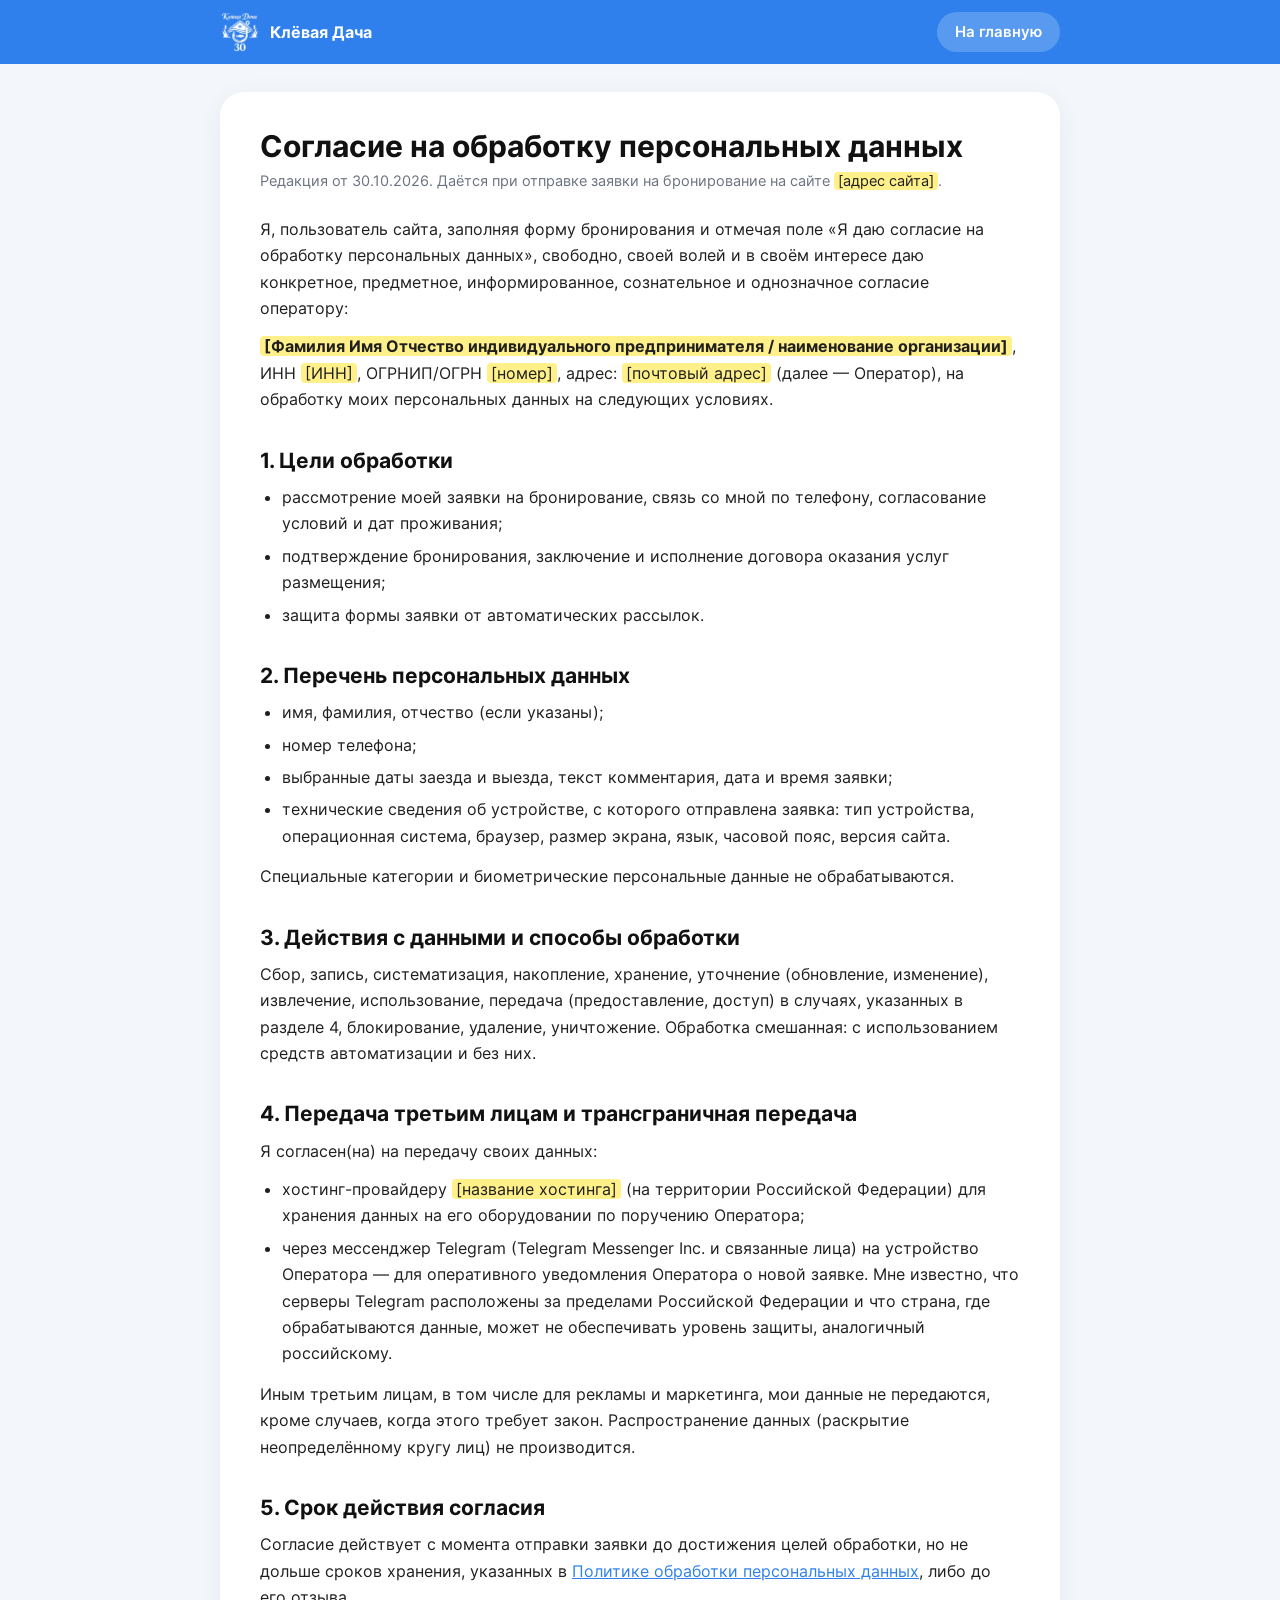
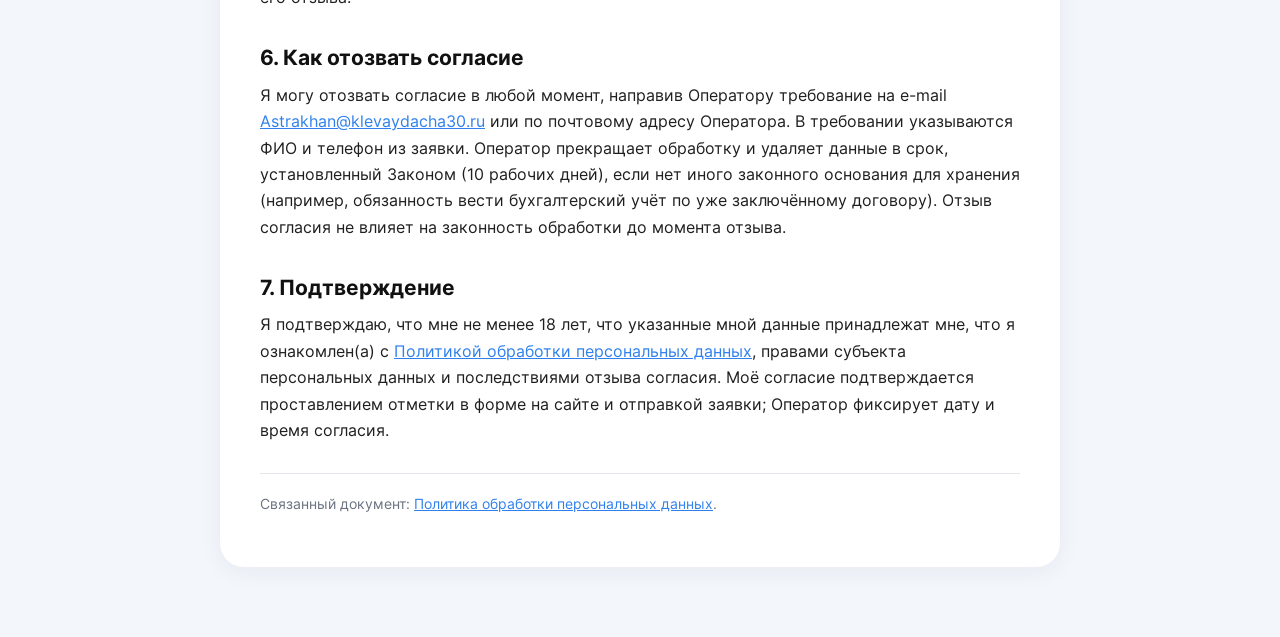
<file: consent.html>
<!doctype html>
<html lang="ru">
<head>
  <meta charset="utf-8">
  <meta name="viewport" content="width=device-width, initial-scale=1">
  <title>Согласие на обработку персональных данных — Клёвая Дача</title>
  <link rel="icon" href="img/Logo_zaglyshka_icon.png">
  <link rel="stylesheet" href="legal.css">
  <!--
    ПЕРЕД ПУБЛИКАЦИЕЙ: замените все места с жёлтой подсветкой (class="fill") своими данными
    (они должны совпадать с данными в privacy.html), затем удалите оформление и этот комментарий.
    Согласие намеренно вынесено в отдельный документ: с 01.09.2025 закон (ст. 9 Закона № 152-ФЗ)
    требует оформлять его отдельно от иных условий и документов.
  -->
</head>
<body>

<header class="lg-top">
  <div class="lg-top-in">
    <a class="lg-brand" href="index.php"><img src="img/Logo_zaglyshka_footer2.png" alt=""><span>Клёвая Дача</span></a>
    <a class="lg-back" href="index.php">На главную</a>
  </div>
</header>

<main class="lg-wrap">
<article class="lg-card">

  <h1>Согласие на обработку персональных данных</h1>
  <p class="lg-meta">Редакция от 30.10.2026. Даётся при отправке заявки на бронирование на сайте <span class="fill">[адрес сайта]</span>.</p>

  <p>Я, пользователь сайта, заполняя форму бронирования и отмечая поле «Я даю согласие на обработку персональных данных», свободно, своей волей и в своём интересе даю конкретное, предметное, информированное, сознательное и однозначное согласие оператору:</p>
  <p><b><span class="fill">[Фамилия Имя Отчество индивидуального предпринимателя / наименование организации]</span></b>, ИНН <span class="fill">[ИНН]</span>, ОГРНИП/ОГРН <span class="fill">[номер]</span>, адрес: <span class="fill">[почтовый адрес]</span> (далее — Оператор), на обработку моих персональных данных на следующих условиях.</p>

  <h2>1. Цели обработки</h2>
  <ul>
    <li>рассмотрение моей заявки на бронирование, связь со мной по телефону, согласование условий и дат проживания;</li>
    <li>подтверждение бронирования, заключение и исполнение договора оказания услуг размещения;</li>
    <li>защита формы заявки от автоматических рассылок.</li>
  </ul>

  <h2>2. Перечень персональных данных</h2>
  <ul>
    <li>имя, фамилия, отчество (если указаны);</li>
    <li>номер телефона;</li>
    <li>выбранные даты заезда и выезда, текст комментария, дата и время заявки;</li>
    <li>технические сведения об устройстве, с которого отправлена заявка: тип устройства, операционная система, браузер, размер экрана, язык, часовой пояс, версия сайта.</li>
  </ul>
  <p>Специальные категории и биометрические персональные данные не обрабатываются.</p>

  <h2>3. Действия с данными и способы обработки</h2>
  <p>Сбор, запись, систематизация, накопление, хранение, уточнение (обновление, изменение), извлечение, использование, передача (предоставление, доступ) в случаях, указанных в разделе 4, блокирование, удаление, уничтожение. Обработка смешанная: с использованием средств автоматизации и без них.</p>

  <h2>4. Передача третьим лицам и трансграничная передача</h2>
  <p>Я согласен(на) на передачу своих данных:</p>
  <ul>
    <li>хостинг-провайдеру <span class="fill">[название хостинга]</span> (на территории Российской Федерации) для хранения данных на его оборудовании по поручению Оператора;</li>
    <li>через мессенджер Telegram (Telegram Messenger Inc. и связанные лица) на устройство Оператора — для оперативного уведомления Оператора о новой заявке. Мне известно, что серверы Telegram расположены за пределами Российской Федерации и что страна, где обрабатываются данные, может не обеспечивать уровень защиты, аналогичный российскому.</li>
  </ul>
  <p>Иным третьим лицам, в том числе для рекламы и маркетинга, мои данные не передаются, кроме случаев, когда этого требует закон. Распространение данных (раскрытие неопределённому кругу лиц) не производится.</p>

  <h2>5. Срок действия согласия</h2>
  <p>Согласие действует с момента отправки заявки до достижения целей обработки, но не дольше сроков хранения, указанных в <a href="privacy.html#s4">Политике обработки персональных данных</a>, либо до его отзыва.</p>

  <h2>6. Как отозвать согласие</h2>
  <p>Я могу отозвать согласие в любой момент, направив Оператору требование на e-mail <a href="mailto:Astrakhan@klevaydacha30.ru">Astrakhan@klevaydacha30.ru</a> или по почтовому адресу Оператора. В требовании указываются ФИО и телефон из заявки. Оператор прекращает обработку и удаляет данные в срок, установленный Законом (10 рабочих дней), если нет иного законного основания для хранения (например, обязанность вести бухгалтерский учёт по уже заключённому договору). Отзыв согласия не влияет на законность обработки до момента отзыва.</p>

  <h2>7. Подтверждение</h2>
  <p>Я подтверждаю, что мне не менее 18 лет, что указанные мной данные принадлежат мне, что я ознакомлен(а) с <a href="privacy.html">Политикой обработки персональных данных</a>, правами субъекта персональных данных и последствиями отзыва согласия. Моё согласие подтверждается проставлением отметки в форме на сайте и отправкой заявки; Оператор фиксирует дату и время согласия.</p>

  <p class="lg-foot">Связанный документ: <a href="privacy.html">Политика обработки персональных данных</a>.</p>

</article>
</main>

</body>
</html>
</file>
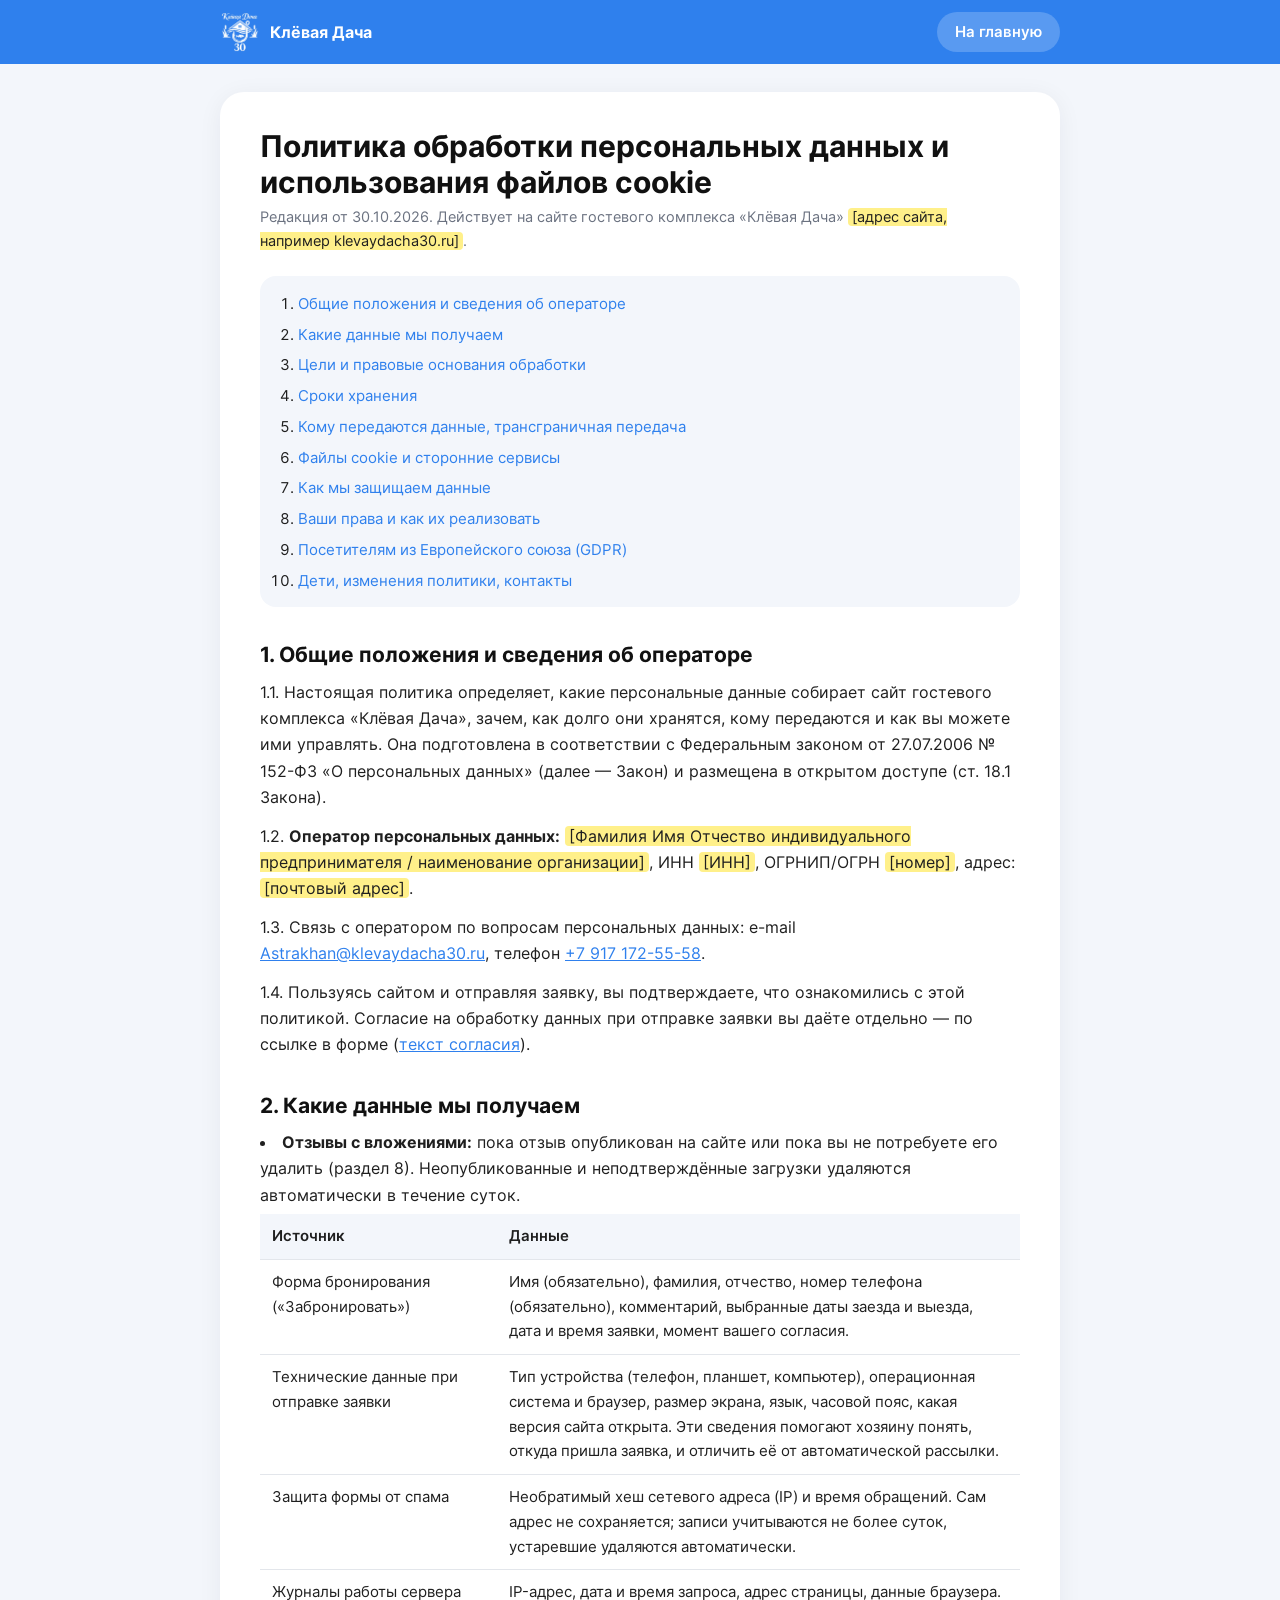
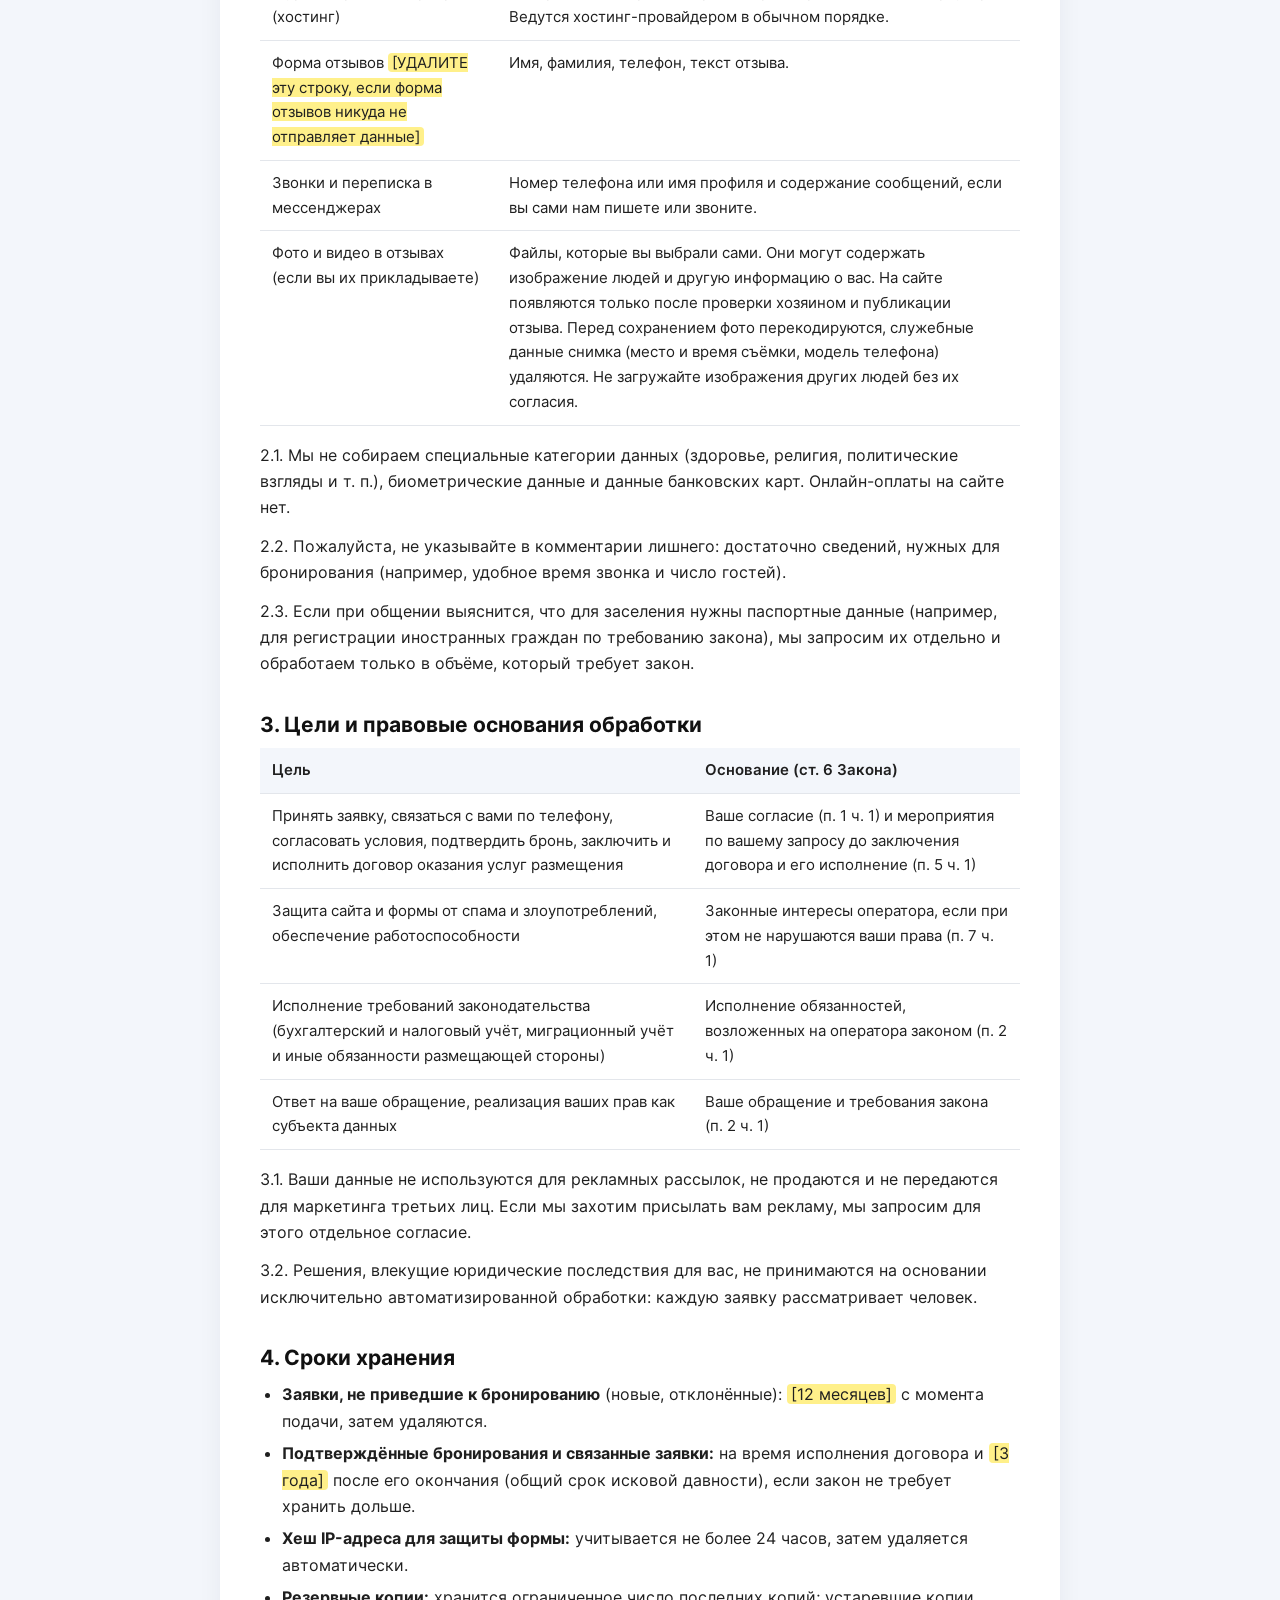
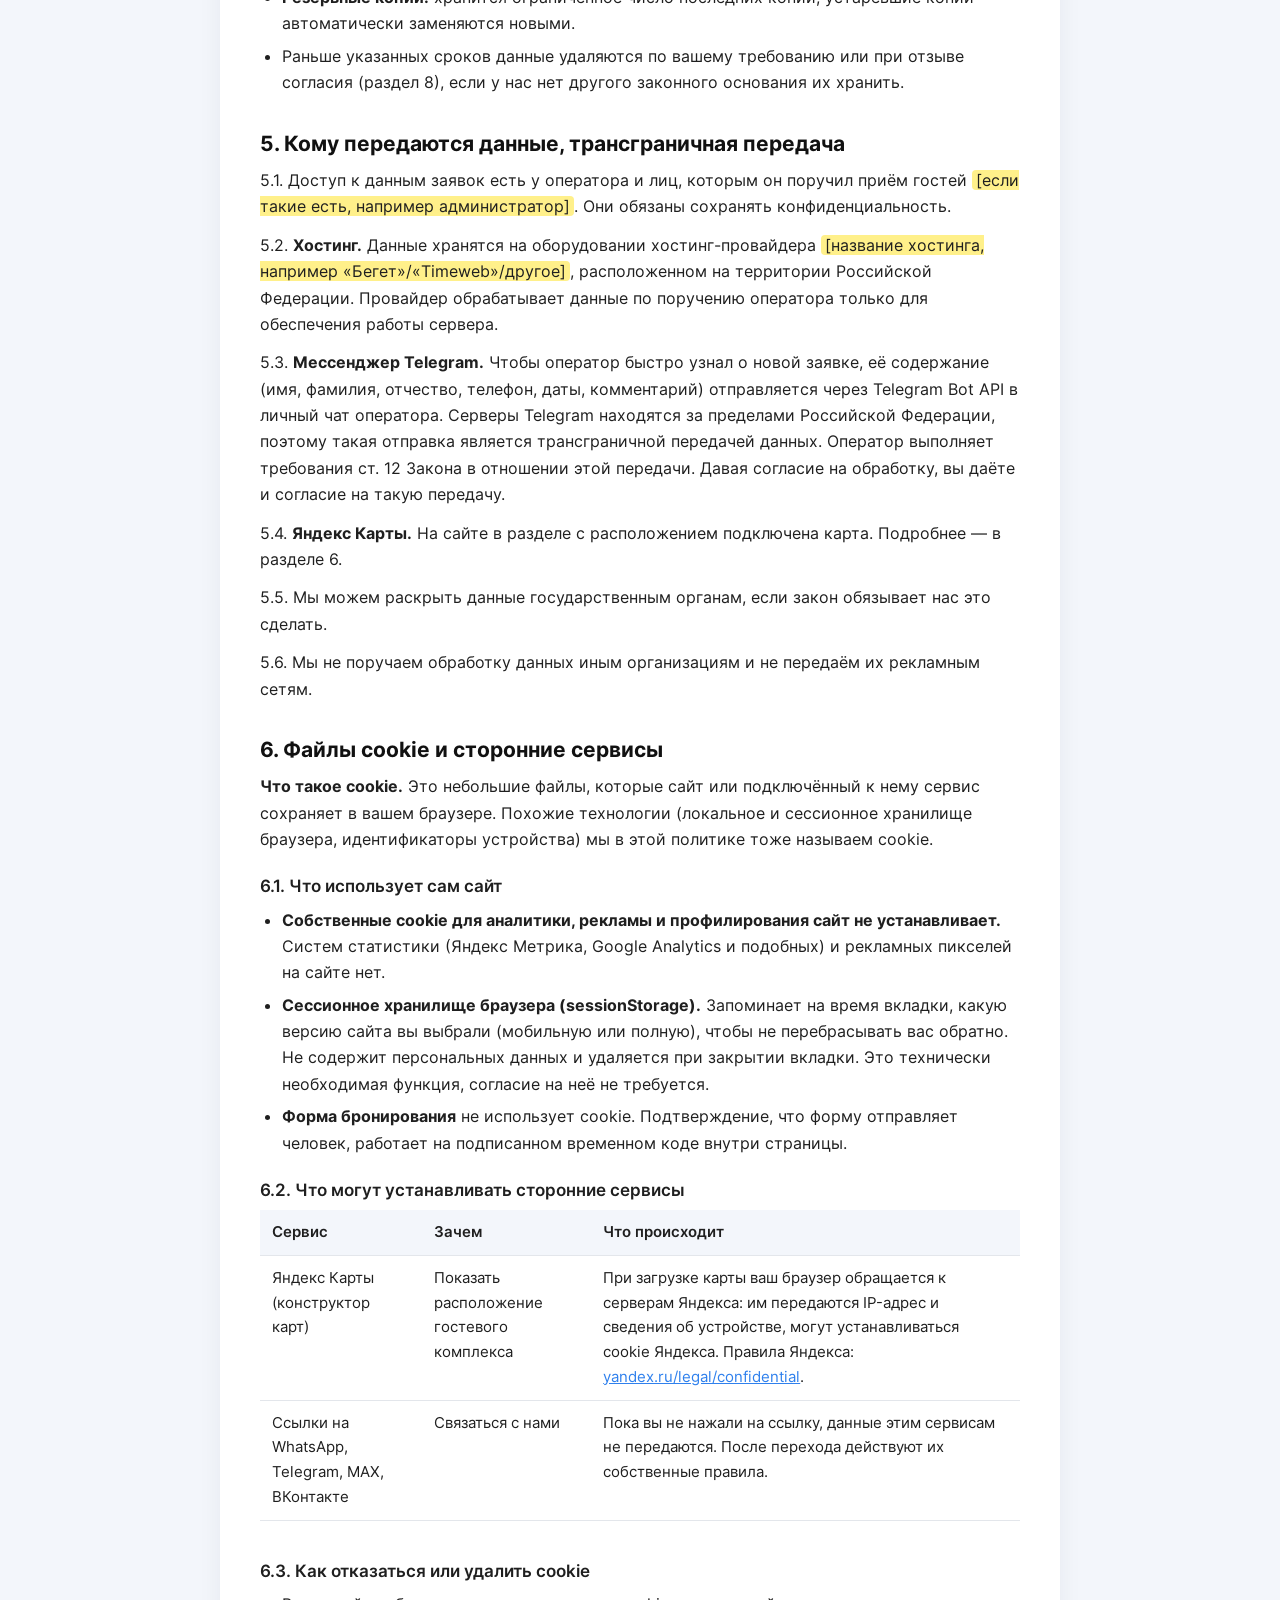
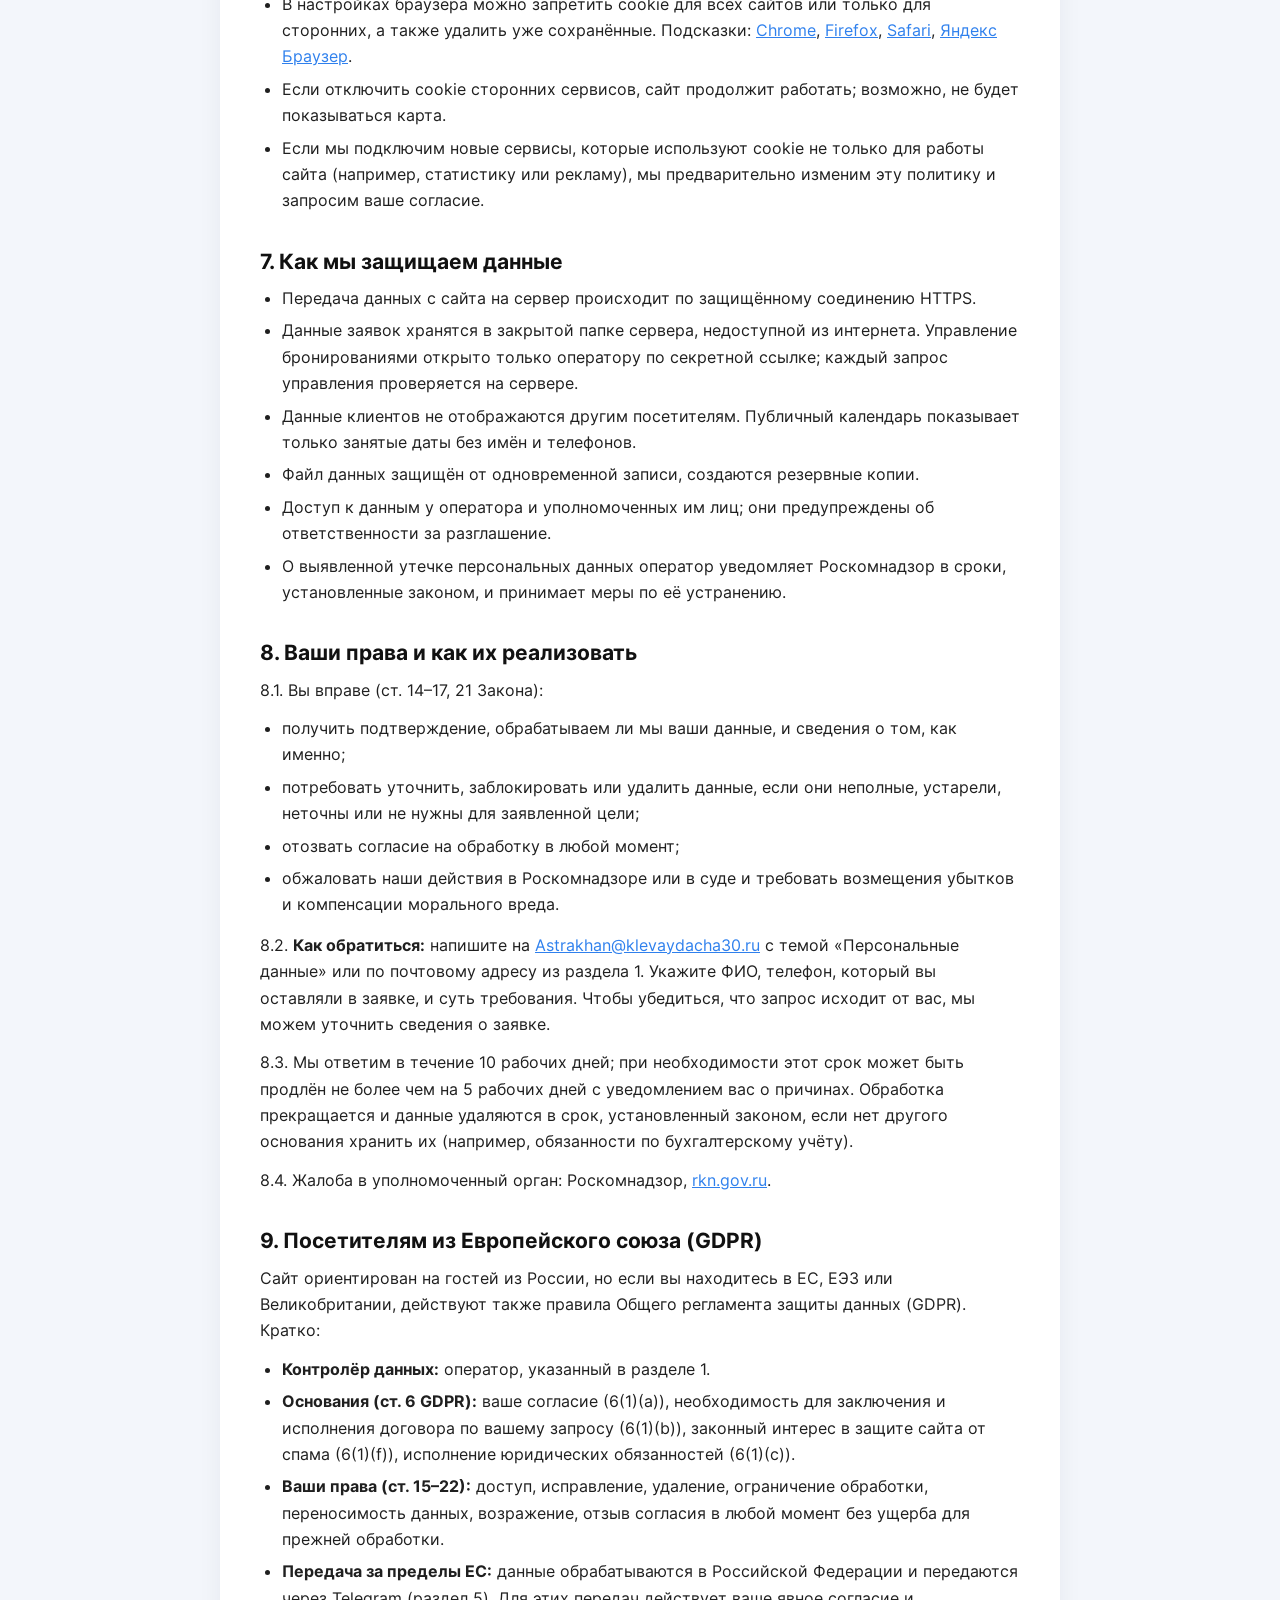
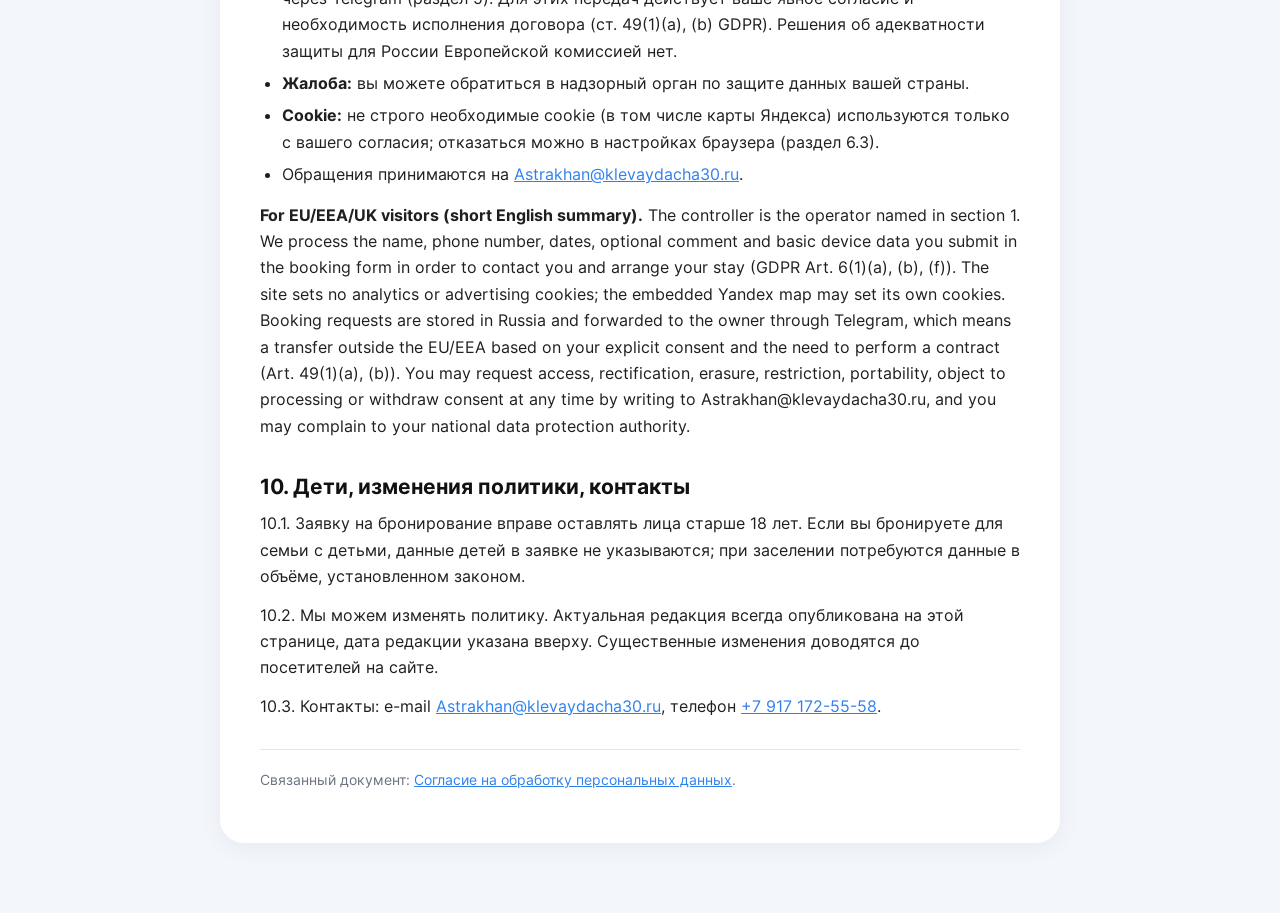
<file: privacy.html>
<!doctype html>
<html lang="ru">
<head>
  <meta charset="utf-8">
  <meta name="viewport" content="width=device-width, initial-scale=1">
  <title>Политика обработки персональных данных — Клёвая Дача</title>
  <meta name="description" content="Политика обработки персональных данных и использования файлов cookie гостевого комплекса «Клёвая Дача».">
  <link rel="icon" href="img/Logo_zaglyshka_icon.png">
  <link rel="stylesheet" href="legal.css">
  <!--
    ПЕРЕД ПУБЛИКАЦИЕЙ: найдите на странице все места с жёлтой подсветкой (class="fill") и
    замените их своими данными: ФИО или наименование оператора, ИНН, ОГРНИП/ОГРН, адрес,
    название хостинга. Затем удалите оформление class="fill" и этот комментарий.
  -->
</head>
<body>

<header class="lg-top">
  <div class="lg-top-in">
    <a class="lg-brand" href="index.php"><img src="img/Logo_zaglyshka_footer2.png" alt=""><span>Клёвая Дача</span></a>
    <a class="lg-back" href="index.php">На главную</a>
  </div>
</header>

<main class="lg-wrap">
<article class="lg-card">

  <h1>Политика обработки персональных данных и использования файлов cookie</h1>
  <p class="lg-meta">Редакция от 30.10.2026. Действует на сайте гостевого комплекса «Клёвая Дача» <span class="fill">[адрес сайта, например klevaydacha30.ru]</span>.</p>

  <ol class="lg-toc">
    <li><a href="#s1">Общие положения и сведения об операторе</a></li>
    <li><a href="#s2">Какие данные мы получаем</a></li>
    <li><a href="#s3">Цели и правовые основания обработки</a></li>
    <li><a href="#s4">Сроки хранения</a></li>
    <li><a href="#s5">Кому передаются данные, трансграничная передача</a></li>
    <li><a href="#s6">Файлы cookie и сторонние сервисы</a></li>
    <li><a href="#s7">Как мы защищаем данные</a></li>
    <li><a href="#s8">Ваши права и как их реализовать</a></li>
    <li><a href="#s9">Посетителям из Европейского союза (GDPR)</a></li>
    <li><a href="#s10">Дети, изменения политики, контакты</a></li>
  </ol>

  <h2 id="s1">1. Общие положения и сведения об операторе</h2>
  <p>1.1. Настоящая политика определяет, какие персональные данные собирает сайт гостевого комплекса «Клёвая Дача», зачем, как долго они хранятся, кому передаются и как вы можете ими управлять. Она подготовлена в соответствии с Федеральным законом от 27.07.2006 № 152-ФЗ «О персональных данных» (далее — Закон) и размещена в открытом доступе (ст. 18.1 Закона).</p>
  <p>1.2. <b>Оператор персональных данных:</b> <span class="fill">[Фамилия Имя Отчество индивидуального предпринимателя / наименование организации]</span>, ИНН <span class="fill">[ИНН]</span>, ОГРНИП/ОГРН <span class="fill">[номер]</span>, адрес: <span class="fill">[почтовый адрес]</span>.</p>
  <p>1.3. Связь с оператором по вопросам персональных данных: e-mail <a href="mailto:Astrakhan@klevaydacha30.ru">Astrakhan@klevaydacha30.ru</a>, телефон <a href="tel:+79171725558">+7 917 172-55-58</a>.</p>
  <p>1.4. Пользуясь сайтом и отправляя заявку, вы подтверждаете, что ознакомились с этой политикой. Согласие на обработку данных при отправке заявки вы даёте отдельно — по ссылке в форме (<a href="consent.html">текст согласия</a>).</p>

  <h2 id="s2">2. Какие данные мы получаем</h2>
  <div class="lg-table">
  <table>
    <thead><tr><th>Источник</th><th>Данные</th></tr></thead>
    <tbody>
      <tr>
        <td>Форма бронирования («Забронировать»)</td>
        <td>Имя (обязательно), фамилия, отчество, номер телефона (обязательно), комментарий, выбранные даты заезда и выезда, дата и время заявки, момент вашего согласия.</td>
      </tr>
      <tr>
        <td>Технические данные при отправке заявки</td>
        <td>Тип устройства (телефон, планшет, компьютер), операционная система и браузер, размер экрана, язык, часовой пояс, какая версия сайта открыта. Эти сведения помогают хозяину понять, откуда пришла заявка, и отличить её от автоматической рассылки.</td>
      </tr>
      <tr>
        <td>Защита формы от спама</td>
        <td>Необратимый хеш сетевого адреса (IP) и время обращений. Сам адрес не сохраняется; записи учитываются не более суток, устаревшие удаляются автоматически.</td>
      </tr>
      <tr>
        <td>Журналы работы сервера (хостинг)</td>
        <td>IP-адрес, дата и время запроса, адрес страницы, данные браузера. Ведутся хостинг-провайдером в обычном порядке.</td>
      </tr>
      <tr>
        <td>Форма отзывов <span class="fill">[УДАЛИТЕ эту строку, если форма отзывов никуда не отправляет данные]</span></td>
        <td>Имя, фамилия, телефон, текст отзыва.</td>
      </tr>
      <tr>
        <td>Звонки и переписка в мессенджерах</td>
        <td>Номер телефона или имя профиля и содержание сообщений, если вы сами нам пишете или звоните.</td>
      </tr>
      <tr>
        <td>Фото и видео в отзывах (если вы их прикладываете)</td>
        <td>Файлы, которые вы выбрали сами. Они могут содержать изображение людей и другую информацию о вас. На сайте появляются только после проверки хозяином и публикации отзыва. Перед сохранением фото перекодируются, служебные данные снимка (место и время съёмки, модель телефона) удаляются. Не загружайте изображения других людей без их согласия.</td>
      </tr>
      <!-- Раздел 4 «Сроки хранения», список: -->
      <li><b>Отзывы с вложениями:</b> пока отзыв опубликован на сайте или пока вы не потребуете его удалить (раздел 8). Неопубликованные и неподтверждённые загрузки удаляются автоматически в течение суток.</li>
    </tbody>
  </table>
  </div>
  <p>2.1. Мы не собираем специальные категории данных (здоровье, религия, политические взгляды и т. п.), биометрические данные и данные банковских карт. Онлайн-оплаты на сайте нет.</p>
  <p>2.2. Пожалуйста, не указывайте в комментарии лишнего: достаточно сведений, нужных для бронирования (например, удобное время звонка и число гостей).</p>
  <p>2.3. Если при общении выяснится, что для заселения нужны паспортные данные (например, для регистрации иностранных граждан по требованию закона), мы запросим их отдельно и обработаем только в объёме, который требует закон.</p>

  <h2 id="s3">3. Цели и правовые основания обработки</h2>
  <div class="lg-table">
  <table>
    <thead><tr><th>Цель</th><th>Основание (ст. 6 Закона)</th></tr></thead>
    <tbody>
      <tr><td>Принять заявку, связаться с вами по телефону, согласовать условия, подтвердить бронь, заключить и исполнить договор оказания услуг размещения</td><td>Ваше согласие (п. 1 ч. 1) и мероприятия по вашему запросу до заключения договора и его исполнение (п. 5 ч. 1)</td></tr>
      <tr><td>Защита сайта и формы от спама и злоупотреблений, обеспечение работоспособности</td><td>Законные интересы оператора, если при этом не нарушаются ваши права (п. 7 ч. 1)</td></tr>
      <tr><td>Исполнение требований законодательства (бухгалтерский и налоговый учёт, миграционный учёт и иные обязанности размещающей стороны)</td><td>Исполнение обязанностей, возложенных на оператора законом (п. 2 ч. 1)</td></tr>
      <tr><td>Ответ на ваше обращение, реализация ваших прав как субъекта данных</td><td>Ваше обращение и требования закона (п. 2 ч. 1)</td></tr>
    </tbody>
  </table>
  </div>
  <p>3.1. Ваши данные не используются для рекламных рассылок, не продаются и не передаются для маркетинга третьих лиц. Если мы захотим присылать вам рекламу, мы запросим для этого отдельное согласие.</p>
  <p>3.2. Решения, влекущие юридические последствия для вас, не принимаются на основании исключительно автоматизированной обработки: каждую заявку рассматривает человек.</p>

  <h2 id="s4">4. Сроки хранения</h2>
  <ul>
    <li><b>Заявки, не приведшие к бронированию</b> (новые, отклонённые): <span class="fill">[12 месяцев]</span> с момента подачи, затем удаляются.</li>
    <li><b>Подтверждённые бронирования и связанные заявки:</b> на время исполнения договора и <span class="fill">[3 года]</span> после его окончания (общий срок исковой давности), если закон не требует хранить дольше.</li>
    <li><b>Хеш IP-адреса для защиты формы:</b> учитывается не более 24 часов, затем удаляется автоматически.</li>
    <li><b>Резервные копии:</b> хранится ограниченное число последних копий; устаревшие копии автоматически заменяются новыми.</li>
    <li>Раньше указанных сроков данные удаляются по вашему требованию или при отзыве согласия (раздел 8), если у нас нет другого законного основания их хранить.</li>
  </ul>

  <h2 id="s5">5. Кому передаются данные, трансграничная передача</h2>
  <p>5.1. Доступ к данным заявок есть у оператора и лиц, которым он поручил приём гостей <span class="fill">[если такие есть, например администратор]</span>. Они обязаны сохранять конфиденциальность.</p>
  <p>5.2. <b>Хостинг.</b> Данные хранятся на оборудовании хостинг-провайдера <span class="fill">[название хостинга, например «Бегет»/«Timeweb»/другое]</span>, расположенном на территории Российской Федерации. Провайдер обрабатывает данные по поручению оператора только для обеспечения работы сервера.</p>
  <p>5.3. <b>Мессенджер Telegram.</b> Чтобы оператор быстро узнал о новой заявке, её содержание (имя, фамилия, отчество, телефон, даты, комментарий) отправляется через Telegram Bot API в личный чат оператора. Серверы Telegram находятся за пределами Российской Федерации, поэтому такая отправка является трансграничной передачей данных. Оператор выполняет требования ст. 12 Закона в отношении этой передачи. Давая согласие на обработку, вы даёте и согласие на такую передачу.</p>
  <p>5.4. <b>Яндекс Карты.</b> На сайте в разделе с расположением подключена карта. Подробнее — в разделе 6.</p>
  <p>5.5. Мы можем раскрыть данные государственным органам, если закон обязывает нас это сделать.</p>
  <p>5.6. Мы не поручаем обработку данных иным организациям и не передаём их рекламным сетям.</p>

  <h2 id="s6">6. Файлы cookie и сторонние сервисы</h2>
  <p><b>Что такое cookie.</b> Это небольшие файлы, которые сайт или подключённый к нему сервис сохраняет в вашем браузере. Похожие технологии (локальное и сессионное хранилище браузера, идентификаторы устройства) мы в этой политике тоже называем cookie.</p>

  <h3>6.1. Что использует сам сайт</h3>
  <ul>
    <li><b>Собственные cookie для аналитики, рекламы и профилирования сайт не устанавливает.</b> Систем статистики (Яндекс Метрика, Google Analytics и подобных) и рекламных пикселей на сайте нет.</li>
    <li><b>Сессионное хранилище браузера (sessionStorage).</b> Запоминает на время вкладки, какую версию сайта вы выбрали (мобильную или полную), чтобы не перебрасывать вас обратно. Не содержит персональных данных и удаляется при закрытии вкладки. Это технически необходимая функция, согласие на неё не требуется.</li>
    <li><b>Форма бронирования</b> не использует cookie. Подтверждение, что форму отправляет человек, работает на подписанном временном коде внутри страницы.</li>
  </ul>

  <h3>6.2. Что могут устанавливать сторонние сервисы</h3>
  <div class="lg-table">
  <table>
    <thead><tr><th>Сервис</th><th>Зачем</th><th>Что происходит</th></tr></thead>
    <tbody>
      <tr>
        <td>Яндекс Карты (конструктор карт)</td>
        <td>Показать расположение гостевого комплекса</td>
        <td>При загрузке карты ваш браузер обращается к серверам Яндекса: им передаются IP-адрес и сведения об устройстве, могут устанавливаться cookie Яндекса. Правила Яндекса: <a href="https://yandex.ru/legal/confidential/" target="_blank" rel="noopener">yandex.ru/legal/confidential</a>.</td>
      </tr>
      <tr>
        <td>Ссылки на WhatsApp, Telegram, MAX, ВКонтакте</td>
        <td>Связаться с нами</td>
        <td>Пока вы не нажали на ссылку, данные этим сервисам не передаются. После перехода действуют их собственные правила.</td>
      </tr>
    </tbody>
  </table>
  </div>

  <h3>6.3. Как отказаться или удалить cookie</h3>
  <ul>
    <li>В настройках браузера можно запретить cookie для всех сайтов или только для сторонних, а также удалить уже сохранённые. Подсказки: <a href="https://support.google.com/chrome/answer/95647" target="_blank" rel="noopener">Chrome</a>, <a href="https://support.mozilla.org/ru/kb/udalenie-kukov-dlya-udaleniya-informacii-hranyashchihsya" target="_blank" rel="noopener">Firefox</a>, <a href="https://support.apple.com/ru-ru/guide/safari/sfri11471/mac" target="_blank" rel="noopener">Safari</a>, <a href="https://yandex.ru/support/browser/personal-data-protection/cookies.html" target="_blank" rel="noopener">Яндекс Браузер</a>.</li>
    <li>Если отключить cookie сторонних сервисов, сайт продолжит работать; возможно, не будет показываться карта.</li>
    <li>Если мы подключим новые сервисы, которые используют cookie не только для работы сайта (например, статистику или рекламу), мы предварительно изменим эту политику и запросим ваше согласие.</li>
  </ul>

  <h2 id="s7">7. Как мы защищаем данные</h2>
  <ul>
    <li>Передача данных с сайта на сервер происходит по защищённому соединению HTTPS.</li>
    <li>Данные заявок хранятся в закрытой папке сервера, недоступной из интернета. Управление бронированиями открыто только оператору по секретной ссылке; каждый запрос управления проверяется на сервере.</li>
    <li>Данные клиентов не отображаются другим посетителям. Публичный календарь показывает только занятые даты без имён и телефонов.</li>
    <li>Файл данных защищён от одновременной записи, создаются резервные копии.</li>
    <li>Доступ к данным у оператора и уполномоченных им лиц; они предупреждены об ответственности за разглашение.</li>
    <li>О выявленной утечке персональных данных оператор уведомляет Роскомнадзор в сроки, установленные законом, и принимает меры по её устранению.</li>
  </ul>

  <h2 id="s8">8. Ваши права и как их реализовать</h2>
  <p>8.1. Вы вправе (ст. 14–17, 21 Закона):</p>
  <ul>
    <li>получить подтверждение, обрабатываем ли мы ваши данные, и сведения о том, как именно;</li>
    <li>потребовать уточнить, заблокировать или удалить данные, если они неполные, устарели, неточны или не нужны для заявленной цели;</li>
    <li>отозвать согласие на обработку в любой момент;</li>
    <li>обжаловать наши действия в Роскомнадзоре или в суде и требовать возмещения убытков и компенсации морального вреда.</li>
  </ul>
  <p>8.2. <b>Как обратиться:</b> напишите на <a href="mailto:Astrakhan@klevaydacha30.ru">Astrakhan@klevaydacha30.ru</a> с темой «Персональные данные» или по почтовому адресу из раздела 1. Укажите ФИО, телефон, который вы оставляли в заявке, и суть требования. Чтобы убедиться, что запрос исходит от вас, мы можем уточнить сведения о заявке.</p>
  <p>8.3. Мы ответим в течение 10 рабочих дней; при необходимости этот срок может быть продлён не более чем на 5 рабочих дней с уведомлением вас о причинах. Обработка прекращается и данные удаляются в срок, установленный законом, если нет другого основания хранить их (например, обязанности по бухгалтерскому учёту).</p>
  <p>8.4. Жалоба в уполномоченный орган: Роскомнадзор, <a href="https://rkn.gov.ru" target="_blank" rel="noopener">rkn.gov.ru</a>.</p>

  <h2 id="s9">9. Посетителям из Европейского союза (GDPR)</h2>
  <p>Сайт ориентирован на гостей из России, но если вы находитесь в ЕС, ЕЭЗ или Великобритании, действуют также правила Общего регламента защиты данных (GDPR). Кратко:</p>
  <ul>
    <li><b>Контролёр данных:</b> оператор, указанный в разделе 1.</li>
    <li><b>Основания (ст. 6 GDPR):</b> ваше согласие (6(1)(a)), необходимость для заключения и исполнения договора по вашему запросу (6(1)(b)), законный интерес в защите сайта от спама (6(1)(f)), исполнение юридических обязанностей (6(1)(c)).</li>
    <li><b>Ваши права (ст. 15–22):</b> доступ, исправление, удаление, ограничение обработки, переносимость данных, возражение, отзыв согласия в любой момент без ущерба для прежней обработки.</li>
    <li><b>Передача за пределы ЕС:</b> данные обрабатываются в Российской Федерации и передаются через Telegram (раздел 5). Для этих передач действует ваше явное согласие и необходимость исполнения договора (ст. 49(1)(a), (b) GDPR). Решения об адекватности защиты для России Европейской комиссией нет.</li>
    <li><b>Жалоба:</b> вы можете обратиться в надзорный орган по защите данных вашей страны.</li>
    <li><b>Cookie:</b> не строго необходимые cookie (в том числе карты Яндекса) используются только с вашего согласия; отказаться можно в настройках браузера (раздел 6.3).</li>
    <li>Обращения принимаются на <a href="mailto:Astrakhan@klevaydacha30.ru">Astrakhan@klevaydacha30.ru</a>.</li>
  </ul>
  <p lang="en"><b>For EU/EEA/UK visitors (short English summary).</b> The controller is the operator named in section 1. We process the name, phone number, dates, optional comment and basic device data you submit in the booking form in order to contact you and arrange your stay (GDPR Art. 6(1)(a), (b), (f)). The site sets no analytics or advertising cookies; the embedded Yandex map may set its own cookies. Booking requests are stored in Russia and forwarded to the owner through Telegram, which means a transfer outside the EU/EEA based on your explicit consent and the need to perform a contract (Art. 49(1)(a), (b)). You may request access, rectification, erasure, restriction, portability, object to processing or withdraw consent at any time by writing to Astrakhan@klevaydacha30.ru, and you may complain to your national data protection authority.</p>

  <h2 id="s10">10. Дети, изменения политики, контакты</h2>
  <p>10.1. Заявку на бронирование вправе оставлять лица старше 18 лет. Если вы бронируете для семьи с детьми, данные детей в заявке не указываются; при заселении потребуются данные в объёме, установленном законом.</p>
  <p>10.2. Мы можем изменять политику. Актуальная редакция всегда опубликована на этой странице, дата редакции указана вверху. Существенные изменения доводятся до посетителей на сайте.</p>
  <p>10.3. Контакты: e-mail <a href="mailto:Astrakhan@klevaydacha30.ru">Astrakhan@klevaydacha30.ru</a>, телефон <a href="tel:+79171725558">+7 917 172-55-58</a>.</p>

  <p class="lg-foot">Связанный документ: <a href="consent.html">Согласие на обработку персональных данных</a>.</p>

</article>
</main>

</body>
</html>
</file>
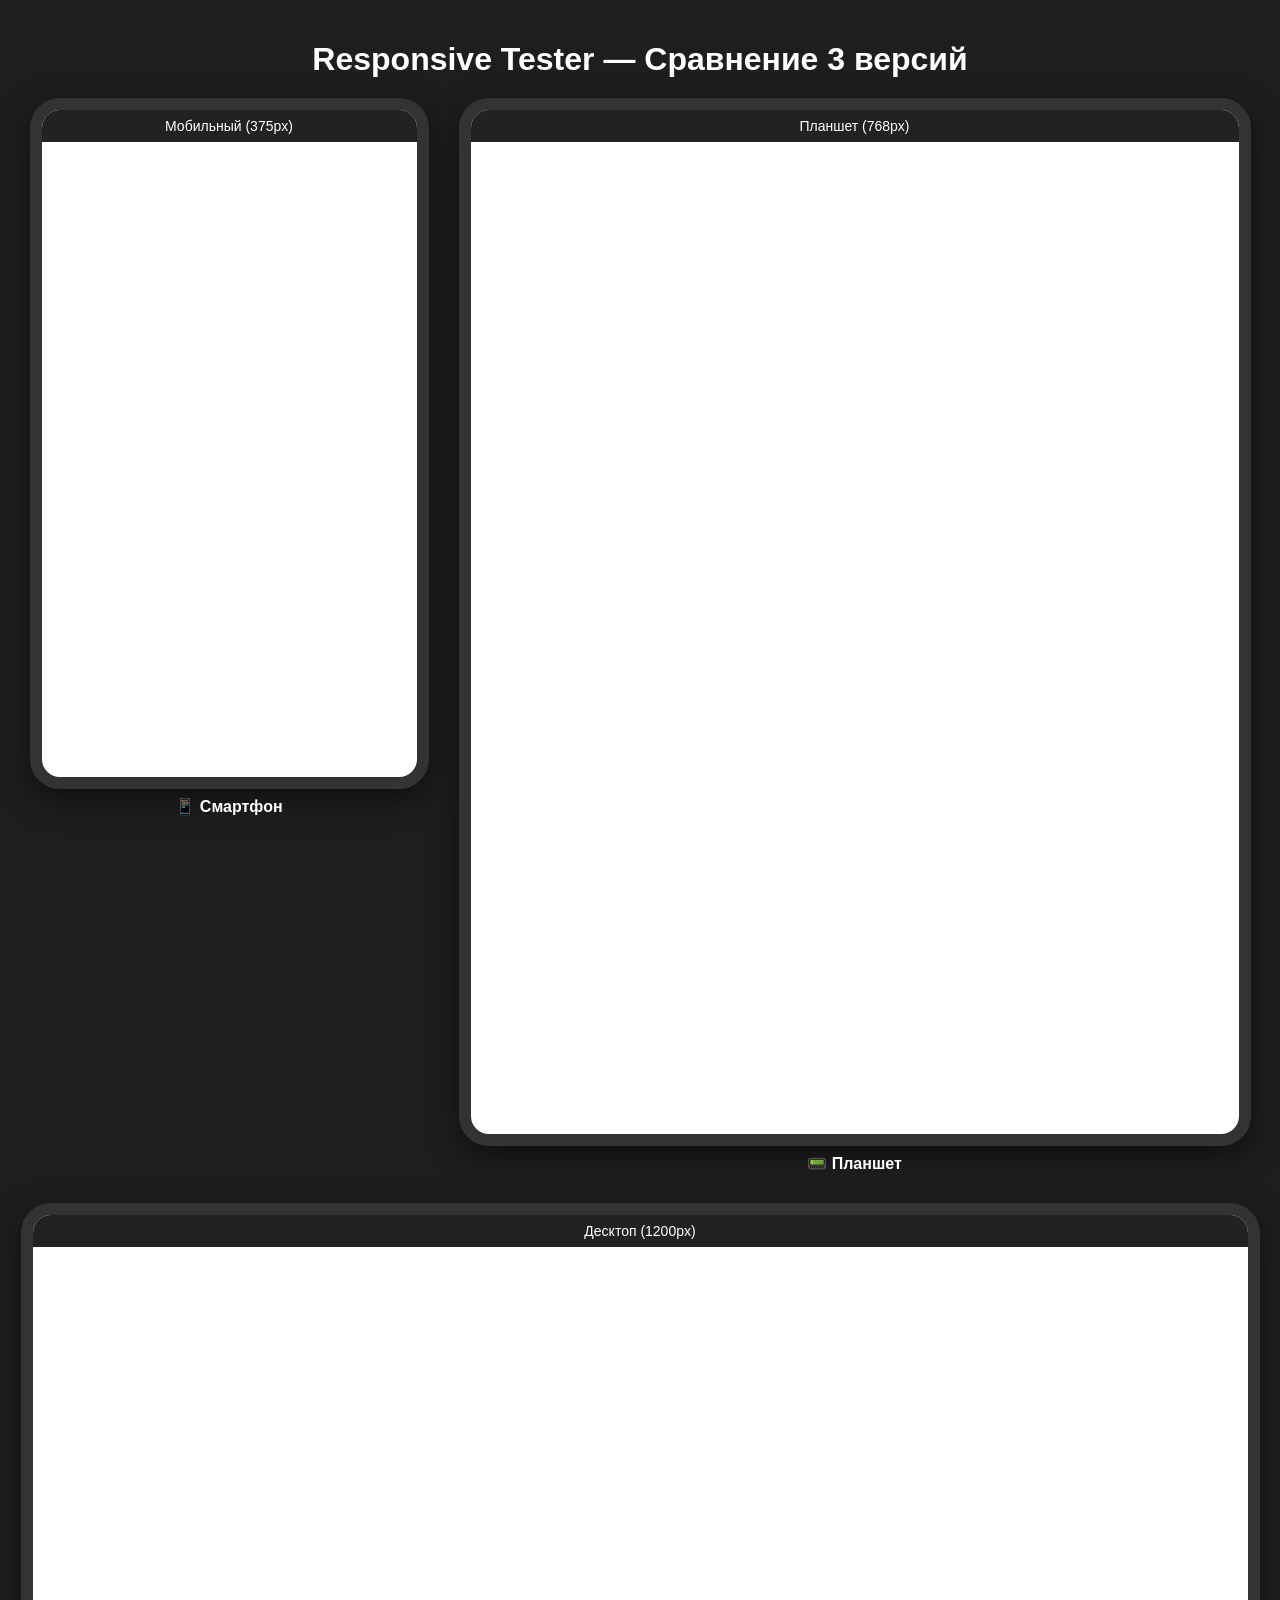
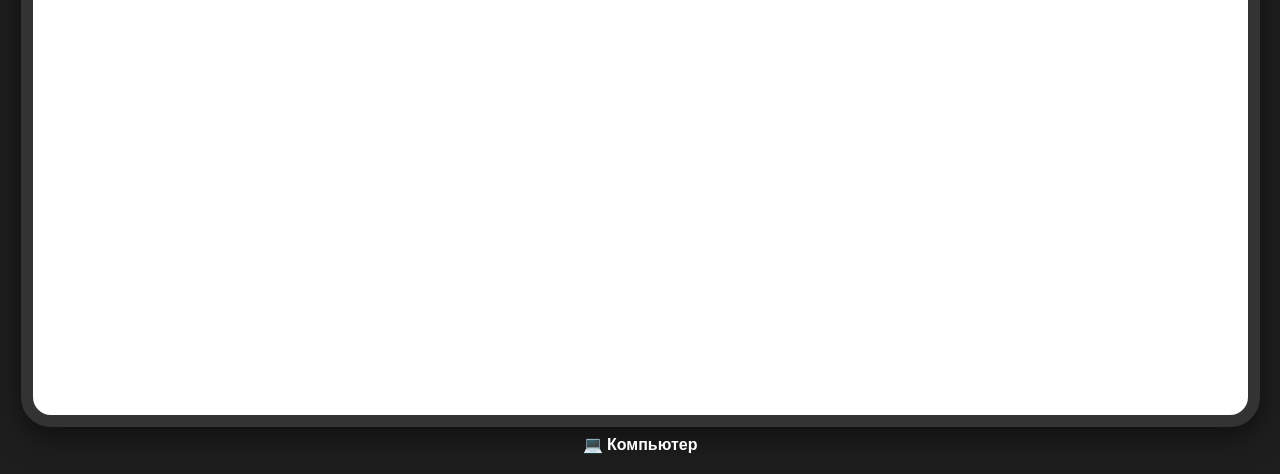
<file: tester.html>
<!DOCTYPE html>
<html lang="ru">
<head>
    <meta charset="UTF-8">
    <meta name="viewport" content="width=device-width, initial-scale=1.0">
    <title>Responsive Tester — 3 устройства</title>
    <style>
        body {
            font-family: Arial, sans-serif;
            background: #1e1e1e;
            color: #fff;
            margin: 0;
            padding: 20px;
        }

        h1 {
            text-align: center;
            margin-bottom: 20px;
        }

        .devices {
            display: flex;
            gap: 30px;
            justify-content: center;
            flex-wrap: wrap;
        }

        .device {
            border: 12px solid #333;
            border-radius: 30px;
            background: white;
            overflow: hidden;
            box-shadow: 0 10px 30px rgba(0,0,0,0.5);
        }

        /* Mobile */
        .device-mobile {
            width: 375px;
            height: 667px;
        }

        /* Tablet */
        .device-tablet {
            width: 768px;
            height: 1024px;
        }

        /* Desktop */
        .device-desktop {
            width: 1215px;
            height: 800px;
        }

        .device-header {
            background: #222;
            color: white;
            text-align: center;
            padding: 8px 0;
            font-size: 14px;
        }

        iframe {
            width: 100%;
            height: calc(100% - 36px);
            border: none;
        }

        .label {
            text-align: center;
            margin-top: 8px;
            font-weight: bold;
        }
    </style>
</head>
<body>
    <h1>Responsive Tester — Сравнение 3 версий</h1>
    
    <div class="devices">
        
        <!-- Mobile -->
        <div>
            <div class="device device-mobile">
                <div class="device-header">Мобильный (375px)</div>
                <iframe src="index.php"></iframe>
            </div>
            <div class="label">📱 Смартфон</div>
        </div>

        <!-- Tablet -->
        <div>
            <div class="device device-tablet">
                <div class="device-header">Планшет (768px)</div>
                <iframe src="index.php"></iframe>
            </div>
            <div class="label">📟 Планшет</div>
        </div>

        <!-- Desktop -->
        <div>
            <div class="device device-desktop">
                <div class="device-header">Десктоп (1200px)</div>
                <iframe src="index.php"></iframe>
            </div>
            <div class="label">💻 Компьютер</div>
        </div>

    </div>
</body>
</html>
</file>
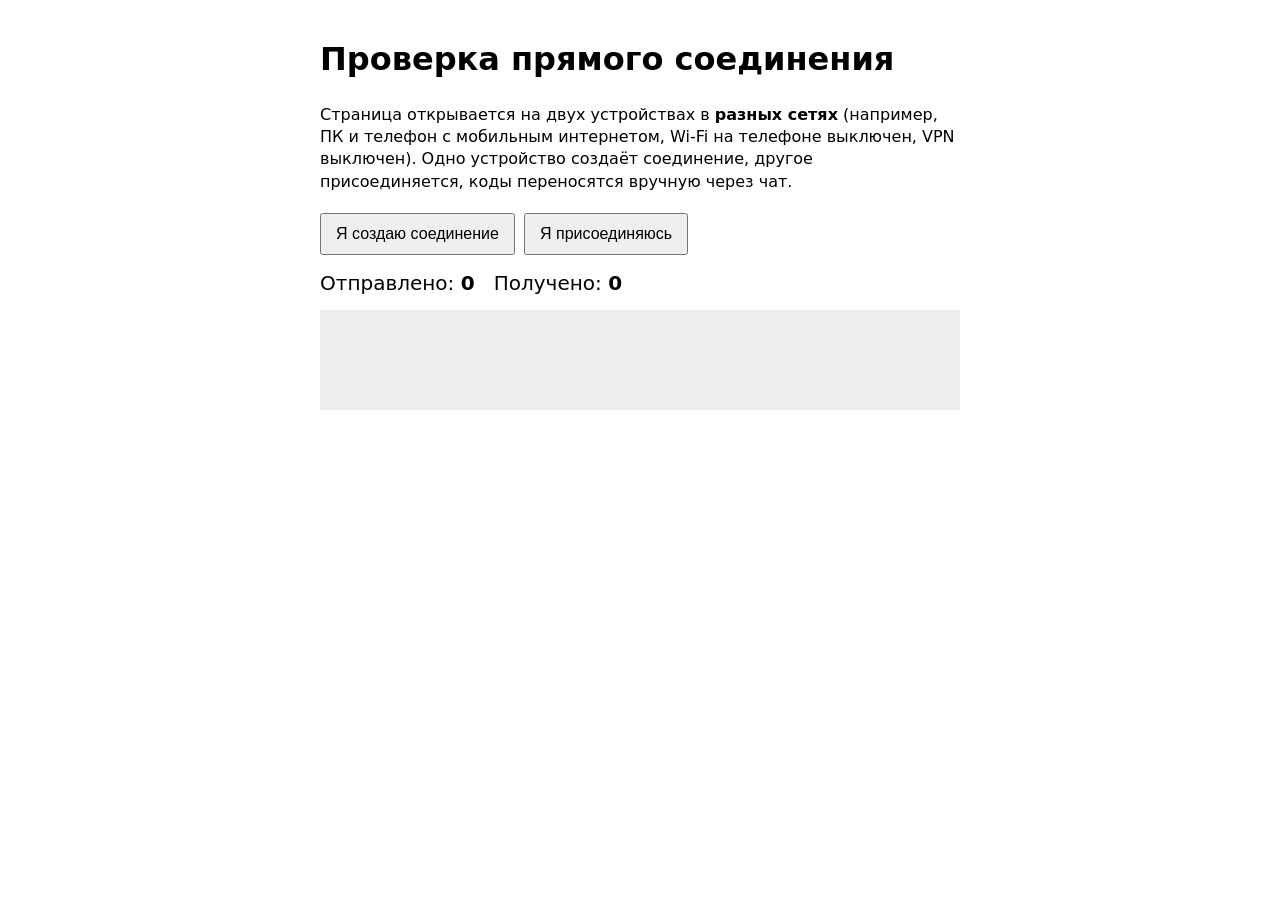
<file: udp.html>
<!DOCTYPE html>
<html lang="ru">
<head>
<meta charset="utf-8">
<meta name="viewport" content="width=device-width, initial-scale=1">
<title>Проверка прямого соединения (WebRTC)</title>
<style>
  body { font-family: system-ui, sans-serif; max-width: 640px; margin: 0 auto; padding: 16px; line-height: 1.4; }
  button { padding: 10px 14px; margin: 4px 4px 4px 0; font-size: 16px; }
  textarea { width: 100%; height: 110px; box-sizing: border-box; font-family: monospace; font-size: 12px; }
  pre { background: #eee; color: #111; padding: 10px; white-space: pre-wrap; word-break: break-word; min-height: 80px; }
  .счётчики { font-size: 20px; margin: 10px 0; }
  [hidden] { display: none; }
</style>
</head>
<body>

<h1>Проверка прямого соединения</h1>
<p>
  Страница открывается на двух устройствах в <b>разных сетях</b> (например, ПК и телефон с мобильным интернетом,
  Wi-Fi на телефоне выключен, VPN выключен). Одно устройство создаёт соединение, другое присоединяется,
  коды переносятся вручную через чат.
</p>

<button id="создать">Я создаю соединение</button>
<button id="присоединиться">Я присоединяюсь</button>

<div id="блокСоздания" hidden>
  <h3>Шаг 2. Отправь этот код второй стороне</h3>
  <textarea id="кодПредложения" readonly></textarea>
  <button id="копироватьПредложение">Копировать</button>
  <h3>Шаг 3. Вставь сюда ответ второй стороны</h3>
  <textarea id="кодОтвета"></textarea>
  <button id="применитьОтвет">Соединить</button>
</div>

<div id="блокПрисоединения" hidden>
  <h3>Шаг 2. Вставь код создателя</h3>
  <textarea id="кодПредложенияВвод"></textarea>
  <button id="создатьОтвет">Создать ответ</button>
  <h3>Шаг 3. Отправь этот ответ создателю</h3>
  <textarea id="кодОтветаВывод" readonly></textarea>
  <button id="копироватьОтвет">Копировать</button>
</div>

<div class="счётчики">
  Отправлено: <b id="счётОтправлено">0</b> &nbsp; Получено: <b id="счётПолучено">0</b>
</div>

<pre id="журнал"></pre>

<script>
  const настройкиСоединения = {
    iceServers: [{ urls: ['stun:stun.l.google.com:19302', 'stun:stun.cloudflare.com:3478'] }]
  };

  const получить = (id) => document.getElementById(id);

  let соединение = null;
  let канал = null;
  let отправлено = 0;
  let получено = 0;
  let таймерОтправки = null;

  function записать(текст) {
    получить('журнал').textContent += new Date().toLocaleTimeString() + '  ' + текст + '\n';
  }

  function обновитьСчётчики() {
    получить('счётОтправлено').textContent = отправлено;
    получить('счётПолучено').textContent = получено;
  }

  function закодировать(описание) {
    return btoa(JSON.stringify(описание));
  }

  function раскодировать(текст) {
    return JSON.parse(atob(текст.trim()));
  }

  function создатьСоединение() {
    соединение = new RTCPeerConnection(настройкиСоединения);

    соединение.onconnectionstatechange = () => {
      записать('Состояние соединения: ' + соединение.connectionState);
      if (соединение.connectionState === 'failed') {
        записать('Прямое соединение не удалось: вероятно, у одной из сторон symmetric NAT или CGNAT.');
      }
    };
    соединение.oniceconnectionstatechange = () => записать('ICE: ' + соединение.iceConnectionState);
    соединение.ondatachannel = (событие) => настроитьКанал(событие.channel);
  }

  function настроитьКанал(новыйКанал) {
    канал = новыйКанал;

    канал.onopen = () => {
      записать('Канал открыт: данные идут по интернету напрямую.');
      показатьТипПути();
      таймерОтправки = setInterval(() => {
        if (канал.readyState === 'open') {
          отправлено++;
          канал.send('пинг ' + отправлено);
          обновитьСчётчики();
        }
      }, 500);
    };

    канал.onmessage = () => {
      получено++;
      обновитьСчётчики();
    };

    канал.onclose = () => {
      записать('Канал закрыт.');
      clearInterval(таймерОтправки);
    };
  }

  // Ждём, пока браузер соберёт свои адреса (через STUN), и только потом берём код.
  function дождатьсяСбораАдресов() {
    return new Promise((готово) => {
      if (соединение.iceGatheringState === 'complete') {
        готово();
        return;
      }
      соединение.addEventListener('icegatheringstatechange', () => {
        if (соединение.iceGatheringState === 'complete') {
          готово();
        }
      });
      setTimeout(готово, 5000);
    });
  }

  // Показывает, каким путём идёт связь: srflx/prflx = прямое соединение через NAT, relay = через сервер.
  async function показатьТипПути() {
    try {
      const статистика = await соединение.getStats();
      let пара = null;

      статистика.forEach((запись) => {
        if (запись.type === 'transport' && запись.selectedCandidatePairId) {
          пара = статистика.get(запись.selectedCandidatePairId);
        }
      });

      if (!пара) {
        статистика.forEach((запись) => {
          if (запись.type === 'candidate-pair' && запись.state === 'succeeded' && запись.nominated) {
            пара = запись;
          }
        });
      }

      if (!пара) {
        return;
      }

      const локальный = статистика.get(пара.localCandidateId);
      const удалённый = статистика.get(пара.remoteCandidateId);
      записать('Путь: ' + (локальный ? локальный.candidateType : '?') + ' -> ' + (удалённый ? удалённый.candidateType : '?'));
    } catch (ошибка) {
      записать('Не удалось определить тип пути: ' + ошибка);
    }
  }

  async function копировать(идентификатор) {
    const поле = получить(идентификатор);
    try {
      await navigator.clipboard.writeText(поле.value);
    } catch {
      поле.select();
      document.execCommand('copy');
    }
  }

  function выполнить(действие) {
    return async () => {
      try {
        await действие();
      } catch (ошибка) {
        записать('Ошибка: ' + ошибка);
      }
    };
  }

  получить('создать').onclick = выполнить(async () => {
    получить('блокСоздания').hidden = false;
    получить('блокПрисоединения').hidden = true;

    создатьСоединение();
    // Ненадёжный и неупорядоченный канал: так же, как UDP.
    настроитьКанал(соединение.createDataChannel('тест', { ordered: false, maxRetransmits: 0 }));

    await соединение.setLocalDescription(await соединение.createOffer());
    записать('Собираю адреса через STUN...');
    await дождатьсяСбораАдресов();
    получить('кодПредложения').value = закодировать(соединение.localDescription);
    записать('Код готов. Отправь его второй стороне.');
  });

  получить('применитьОтвет').onclick = выполнить(async () => {
    await соединение.setRemoteDescription(раскодировать(получить('кодОтвета').value));
    записать('Ответ принят, устанавливаю соединение...');
  });

  получить('присоединиться').onclick = () => {
    получить('блокПрисоединения').hidden = false;
    получить('блокСоздания').hidden = true;
  };

  получить('создатьОтвет').onclick = выполнить(async () => {
    создатьСоединение();
    await соединение.setRemoteDescription(раскодировать(получить('кодПредложенияВвод').value));
    await соединение.setLocalDescription(await соединение.createAnswer());
    записать('Собираю адреса через STUN...');
    await дождатьсяСбораАдресов();
    получить('кодОтветаВывод').value = закодировать(соединение.localDescription);
    записать('Ответ готов. Отправь его создателю.');
  });

  получить('копироватьПредложение').onclick = () => копировать('кодПредложения');
  получить('копироватьОтвет').onclick = () => копировать('кодОтветаВывод');
</script>

</body>
</html>
</file>
<file: legal.css>
/* =====================================================================
   КЛЁВАЯ ДАЧА — оформление юридических страниц (privacy.html, consent.html).
   Отдельный файл, чтобы страницы одинаково выглядели и на компьютере, и на телефоне
   и не зависели от масштабирования основных страниц сайта.
   ===================================================================== */

@font-face { font-family: 'Inter'; src: url('fonts/Inter-Regular.otf') format('opentype');  font-weight: 400; font-display: swap; }
@font-face { font-family: 'Inter'; src: url('fonts/Inter-Medium.otf') format('opentype');   font-weight: 500; font-display: swap; }
@font-face { font-family: 'Inter'; src: url('fonts/Inter-SemiBold.otf') format('opentype'); font-weight: 600; font-display: swap; }
@font-face { font-family: 'Inter'; src: url('fonts/Inter-Bold.otf') format('opentype');     font-weight: 700; font-display: swap; }

*, *::before, *::after { box-sizing: border-box; }
html { -webkit-text-size-adjust: 100%; scroll-behavior: smooth; }
body {
  margin: 0;
  font-family: Inter, system-ui, -apple-system, 'Segoe UI', Roboto, sans-serif;
  font-size: 16px;
  line-height: 1.65;
  color: #1F1F1F;
  background: #F3F6FB;
}

.lg-top { background: #2F80ED; color: #fff; }
.lg-top-in {
  max-width: 880px; margin: 0 auto; padding: 12px 20px;
  display: flex; align-items: center; justify-content: space-between; gap: 14px;
}
.lg-brand { display: flex; align-items: center; gap: 10px; color: #fff; text-decoration: none; font-weight: 700; }
.lg-brand img { width: 40px; height: 40px; object-fit: contain; }
.lg-back {
  display: inline-flex; align-items: center; min-height: 40px; padding: 0 18px;
  border-radius: 999px; background: rgba(255, 255, 255, 0.2); color: #fff; text-decoration: none; font-weight: 600; font-size: 15px;
}
.lg-back:hover { background: rgba(255, 255, 255, 0.32); }

.lg-wrap { max-width: 880px; margin: 0 auto; padding: 28px 20px 70px; }
.lg-card { background: #fff; border-radius: 24px; padding: 36px 40px 40px; box-shadow: 0 4px 24px rgba(31, 41, 55, 0.06); }

h1 { margin: 0 0 6px; font-size: 30px; line-height: 1.2; font-weight: 700; color: #111; }
.lg-meta { margin: 0 0 22px; color: #6b7280; font-size: 14.5px; }
h2 { margin: 34px 0 10px; font-size: 21px; line-height: 1.3; font-weight: 700; color: #111; scroll-margin-top: 16px; }
h3 { margin: 20px 0 6px; font-size: 17px; font-weight: 600; }
p { margin: 0 0 12px; }
ul, ol { margin: 0 0 14px; padding-left: 22px; }
li { margin: 0 0 6px; }
a { color: #2F80ED; }

.lg-toc { margin: 0 0 8px; padding: 16px 20px 8px 38px; background: #F3F6FB; border-radius: 16px; font-size: 15px; }
.lg-toc a { text-decoration: none; }
.lg-toc a:hover { text-decoration: underline; }

.lg-note { margin: 0 0 16px; padding: 14px 16px; border-radius: 14px; background: #E8F4FB; color: #17607E; font-size: 15px; }
.lg-warn { margin: 0 0 16px; padding: 14px 16px; border-radius: 14px; background: #FFF3D1; color: #6b4a00; font-size: 15px; }

/* Поля, которые владелец заполняет сам. После заполнения удалите оформление .fill. */
.fill { background: #FFF08A; padding: 0 4px; border-radius: 4px; color: #1F1F1F; }

table { width: 100%; border-collapse: collapse; margin: 0 0 16px; font-size: 15px; }
th, td { text-align: left; vertical-align: top; padding: 10px 12px; border-bottom: 1px solid #E3E6EB; }
th { background: #F3F6FB; font-weight: 600; }
.lg-table { overflow-x: auto; }

.lg-foot { margin-top: 30px; padding-top: 18px; border-top: 1px solid #E3E6EB; color: #6b7280; font-size: 14px; }

@media (max-width: 640px) {
  body { font-size: 15.5px; }
  .lg-wrap { padding: 16px 12px 50px; }
  .lg-card { padding: 22px 18px 28px; border-radius: 18px; }
  h1 { font-size: 24px; }
  h2 { font-size: 19px; }
  .lg-brand span { display: none; }
}

@media print {
  body { background: #fff; }
  .lg-top, .lg-toc { display: none; }
  .lg-card { box-shadow: none; padding: 0; }
  .fill { background: none; }
}
</file>
